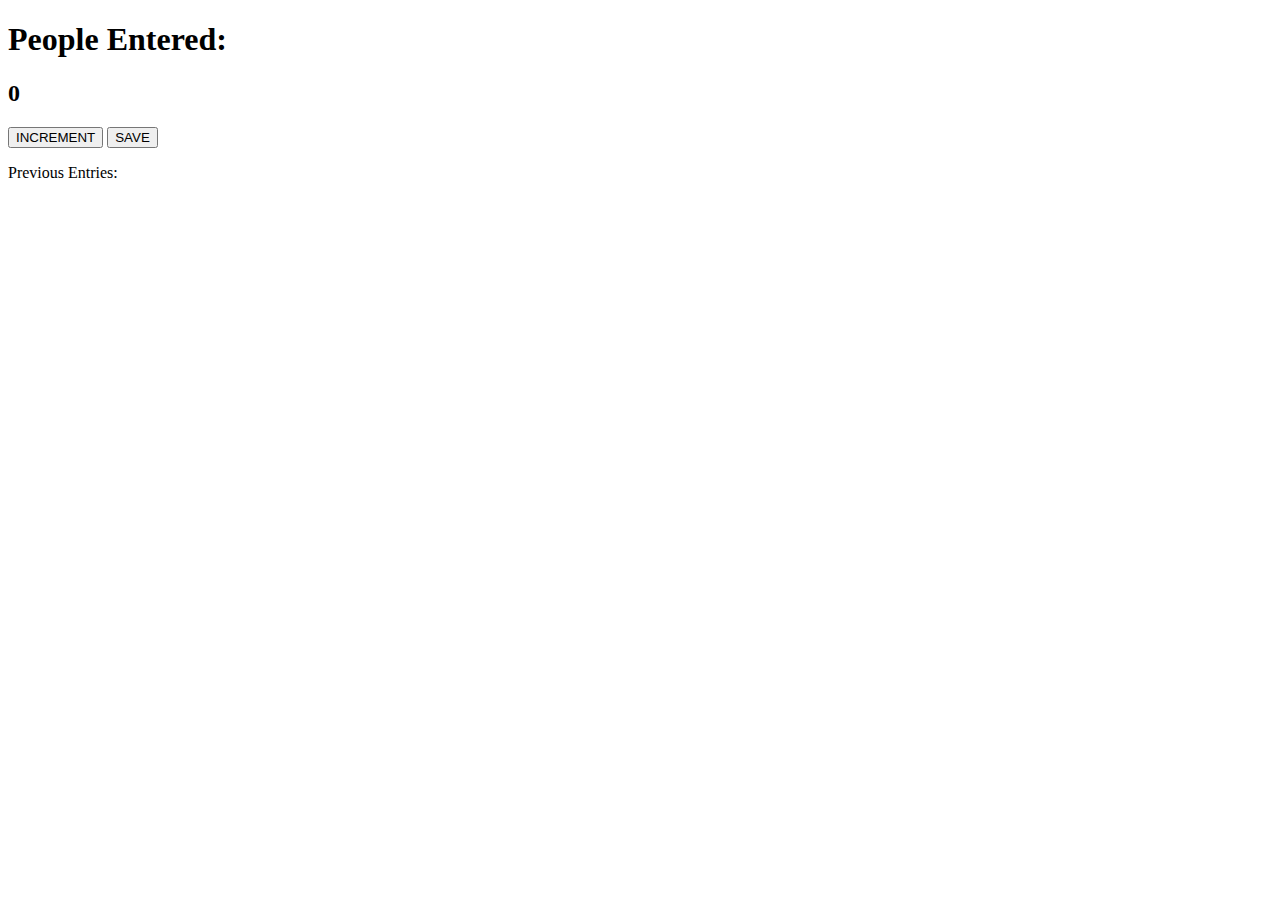
<file: freeCodeCamp/index.html>
<!DOCTYPE html>
<html lang="en">
<head>
    <title>Document</title>
</head>
<body>
    <h1>People Entered:</h1>
    <h2 id="count-el">0</h2>
    <button id="increment-btn" onclick="increment()">INCREMENT</button>
    <button id="save-btn" onclick="save()">SAVE</button>
    <p id="welcome-el"></p>
    <p id="save-el">Previous Entries:</p>

<script src="script.js"></script>
</body>
</html>
</file>
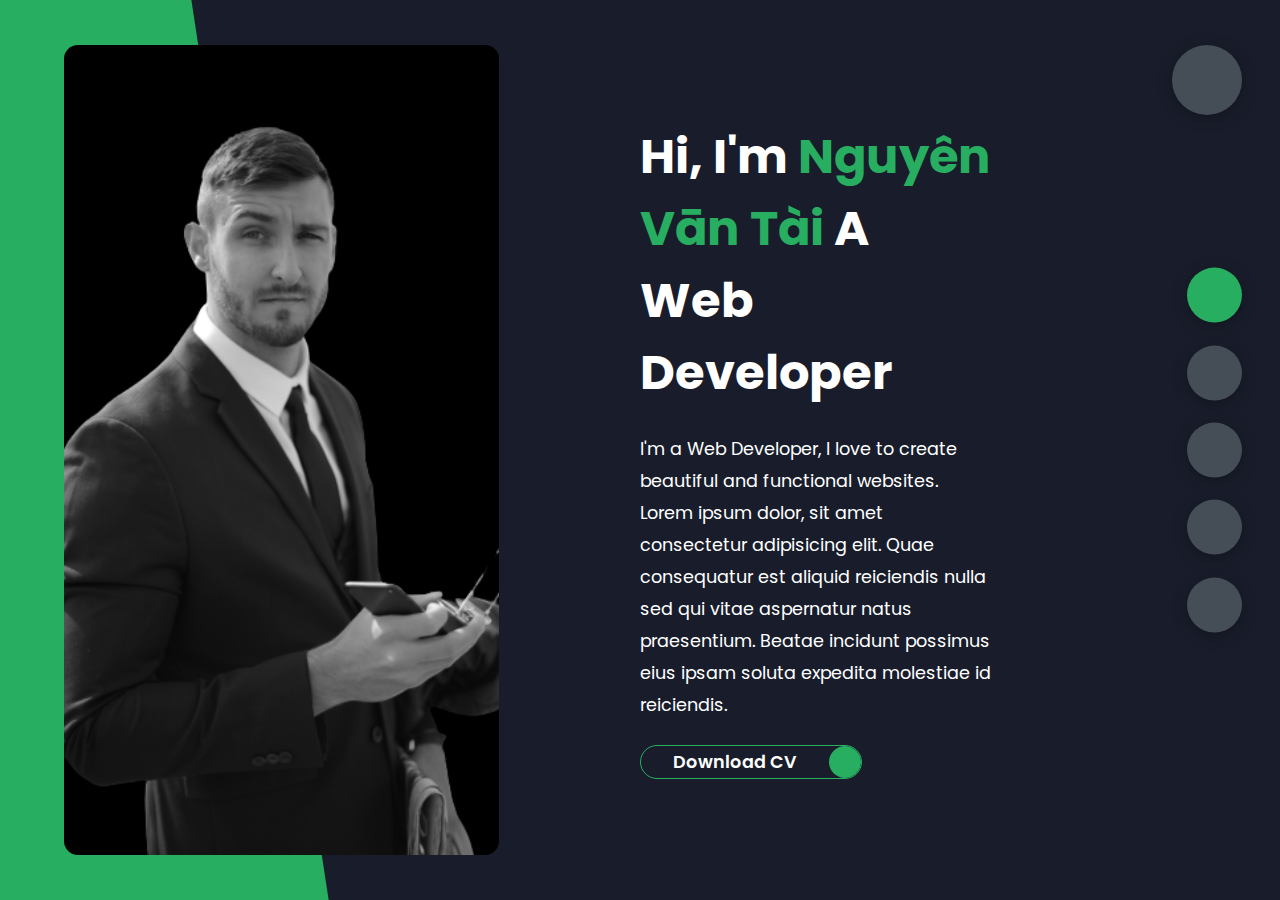
<file: Pratice-Website/index.html>
<!DOCTYPE html>
<html lang="en">

<head>
    <meta charset="UTF-8">
    <meta http-equiv="X-UA-Compatible" content="IE=edge">
    <meta name="viewport" content="width=device-width, initial-scale=1.0">
    <title>Pratice Portfolio</title>
    <link rel="stylesheet" href="styles/style.css">
    <link rel="preconnect" href="https://fonts.googleapis.com">
    <link rel="preconnect" href="https://fonts.gstatic.com" crossorigin>
    <link rel="stylesheet" href="https://cdnjs.cloudflare.com/ajax/libs/font-awesome/6.2.1/css/all.min.css"
        integrity="sha512-MV7K8+y+gLIBoVD59lQIYicR65iaqukzvf/nwasF0nqhPay5w/9lJmVM2hMDcnK1OnMGCdVK+iQrJ7lzPJQd1w=="
        crossorigin="anonymous" referrerpolicy="no-referrer" />
    <link href="https://fonts.googleapis.com/css2?family=Poppins:wght@500;600;700;900&display=swap" rel="stylesheet">
</head>

<body class="main-content">
    <header class="section sec1 header active" id="home">
        <div class="header-content">
            <div class="left-header">
                <div class="h-shape"></div>
                <div class="image">
                    <img src="imagez/hero.png" alt="">
                </div>
            </div>
            <div class="right-header">
                <h1 class="name">
                    Hi, I'm <span>Nguyên Vān Tài</span> A Web Developer
                </h1>
                <p>
                    I'm a Web Developer, I love to create beautiful and functional websites.
                    Lorem ipsum dolor, sit amet consectetur adipisicing elit. Quae consequatur est aliquid reiciendis
                    nulla sed qui vitae aspernatur natus praesentium.
                    Beatae incidunt possimus eius ipsam soluta expedita molestiae id reiciendis.
                </p>
                <div class="btn-con">
                    <a href="" class="main-btn">
                        <span class="btn-text">Download CV</span>
                        <span class="btn-icon"><i class="fa-sharp fa-solid fa-download"></i></span>
                    </a>
                </div>
            </div>
        </div>
    </header>
    <main>
        <section class="section sec2 about" id="about">
            <div class="main-title">
                <h2>About <span>me</span><span class="bg-text">my stats</span></h2>
            </div>
            <div class="about-container">
                <div class="left-about">
                    <h4>Information About me</h4>
                    <p>
                        Lorem ipsum dolor sit amet consectetur adipisicing elit. Temporibus nemo consectetur nam vel
                        labore debitis commodi saepe tempore voluptatem quisquam dolore fugit facilis dicta nostrum,
                        ducimus fuga quidem deleniti quas.
                        <br>
                    <p>Lorem ipsum dolor sit amet consectetur adipisicing elit.
                        Laudantium consectetur quasi fuga quidem ea nisi, dicta veniam facere minima possimus vitae,
                        voluptate quod, laboriosam dolore magni! Quaerat saepe a placeat.</p>
                    </p>
                    <div class="btn-con">
                        <a href="" class="main-btn">
                            <span class="btn-text">Download CV</span>
                            <span class="btn-icon"><i class="fa-sharp fa-solid fa-download"></i></span>
                        </a>
                    </div>
                </div>
                <div class="right-about">
                    <div class="about-item">
                        <div class="abt-text">
                            <p class="large-text">650+</p>
                            <p class="small-text">Projects <br /> Completed</p>
                        </div>
                    </div>
                    <div class="about-item">
                        <div class="abt-text">
                            <p class="large-text">10+</p>
                            <p class="small-text">Years of <br /> Experience</p>
                        </div>
                    </div>
                    <div class="about-item">
                        <div class="abt-text">
                            <p class="large-text">300+</p>
                            <p class="small-text">Happy <br /> Clients</p>
                        </div>
                    </div>
                    <div class="about-item">
                        <div class="abt-text">
                            <p class="large-text">400+</p>
                            <p class="small-text">Customer <br /> Reviews</p>
                        </div>
                    </div>
                </div>
            </div>
            <div class="about-stats">
                <h4 class="stat-title">My Skills</h4>
                <div class="progress-bars">
                    <div class="progress-bar">
                        <p class="prog-title">html5</p>
                        <div class="progress-con">
                            <p class="prog-text">90%</p>
                            <div class="progress">
                                <span class="html"></span>
                            </div>
                        </div>
                    </div>
                    <div class="progress-bar">
                        <p class="prog-title">css3</p>
                        <div class="progress-con">
                            <p class="prog-text">80%</p>
                            <div class="progress">
                                <span class="css"></span>
                            </div>
                        </div>
                    </div>
                    <div class="progress-bar">
                        <p class="prog-title">JavaScript Es6</p>
                        <div class="progress-con">
                            <p class="prog-text">75%</p>
                            <div class="progress">
                                <span class="javascript"></span>
                            </div>
                        </div>
                    </div>
                    <div class="progress-bar">
                        <p class="prog-title">Python</p>
                        <div class="progress-con">
                            <p class="prog-text">30%</p>
                            <div class="progress">
                                <span class="python"></span>
                            </div>
                        </div>
                    </div>
                    <div class="progress-bar">
                        <p class="prog-title">C++</p>
                        <div class="progress-con">
                            <p class="prog-text">90%</p>
                            <div class="progress">
                                <span class="C"></span>
                            </div>
                        </div>
                    </div>
                    <div class="progress-bar">
                        <p class="prog-title">Solidity</p>
                        <div class="progress-con">
                            <p class="prog-text">20%</p>
                            <div class="progress">
                                <span class="Solidity"></span>
                            </div>
                        </div>
                    </div>
                    <div class="progress-bar">
                        <p class="prog-title">React</p>
                        <div class="progress-con">
                            <p class="prog-text">60%</p>
                            <div class="progress">
                                <span class="react"></span>
                            </div>
                        </div>
                    </div>
                </div>
            </div>
            <h4 class="stat-title">My Timeline</h4>
            <div class="timeline">
                <div class="timeline-item">
                    <div class="tl-icon">
                        <i class="fa-sharp fa-solid fa-briefcase"></i>
                    </div>
                    <p class="tl-duration">2023 - present</p>
                    <h5>Web Developer <span> - Vircrosoft</span></h5>
                    <p>
                        Lorem ipsum dolor sit amet consectetur adipisicing elit. Quisquam omnis fugiat eius culpa
                        aliquam natus, vero alias aliquid nemo sapiente fugit veritatis est cupiditate quas? Minima
                        soluta consequatur veniam inventore.
                    </p>
                </div>
                <div class="timeline-item">
                    <div class="tl-icon">
                        <i class="fa-sharp fa-solid fa-briefcase"></i>
                    </div>
                    <p class="tl-duration">2023 - present</p>
                    <h5>Web Developer <span> - Vircrosoft</span></h5>
                    <p>
                        Lorem ipsum dolor sit amet consectetur adipisicing elit. Quisquam omnis fugiat eius culpa
                        aliquam natus, vero alias aliquid nemo sapiente fugit veritatis est cupiditate quas? Minima
                        soluta consequatur veniam inventore.
                    </p>
                </div>
                <div class="timeline-item">
                    <div class="tl-icon">
                        <i class="fa-sharp fa-solid fa-briefcase"></i>
                    </div>
                    <p class="tl-duration">2023 - present</p>
                    <h5>Web Developer <span> - Vircrosoft</span></h5>
                    <p>
                        Lorem ipsum dolor sit amet consectetur adipisicing elit. Quisquam omnis fugiat eius culpa
                        aliquam natus, vero alias aliquid nemo sapiente fugit veritatis est cupiditate quas? Minima
                        soluta consequatur veniam inventore.
                    </p>
                </div>
                <div class="timeline-item">
                    <div class="tl-icon">
                        <i class="fa-sharp fa-solid fa-briefcase"></i>
                    </div>
                    <p class="tl-duration">2023 - present</p>
                    <h5>Web Developer <span> - Vircrosoft</span></h5>
                    <p>
                        Lorem ipsum dolor sit amet consectetur adipisicing elit. Quisquam omnis fugiat eius culpa
                        aliquam natus, vero alias aliquid nemo sapiente fugit veritatis est cupiditate quas? Minima
                        soluta consequatur veniam inventore.
                    </p>
                </div>
                <div class="timeline-item">
                    <div class="tl-icon">
                        <i class="fa-sharp fa-solid fa-briefcase"></i>
                    </div>
                    <p class="tl-duration">2023 - present</p>
                    <h5>Web Developer <span> - Vircrosoft</span></h5>
                    <p>
                        Lorem ipsum dolor sit amet consectetur adipisicing elit. Quisquam omnis fugiat eius culpa
                        aliquam natus, vero alias aliquid nemo sapiente fugit veritatis est cupiditate quas? Minima
                        soluta consequatur veniam inventore.
                    </p>
                </div>
                <div class="timeline-item">
                    <div class="tl-icon">
                        <i class="fa-sharp fa-solid fa-briefcase"></i>
                    </div>
                    <p class="tl-duration">2023 - present</p>
                    <h5>Web Developer <span> - Vircrosoft</span></h5>
                    <p>
                        Lorem ipsum dolor sit amet consectetur adipisicing elit. Quisquam omnis fugiat eius culpa
                        aliquam natus, vero alias aliquid nemo sapiente fugit veritatis est cupiditate quas? Minima
                        soluta consequatur veniam inventore.
                    </p>
                </div>
            </div>
        </section>
        <section class="section sec3 " id="portfolio">
            <div class="main-title">
                <h2>My <span>Portfolio</span><span class="bg-text">my work</span></h2>
            </div>
            <p class="port-text">
                Here is some of my work that I've done in various programming languages.
            </p>
            <div class="portfolios">
                <div class="portfolio-item">
                    <div class="image">
                        <img src="imagez/port1.jpeg" alt="First Portfolio Project">
                    </div>
                    <div class="hover-items">
                        <h3>Project Source</h3>
                        <div class="icons">
                            <div class="icon">
                                <a href="#" target="_blank">
                                    <i class="fa-brands fa-github"></i>
                                </a>
                            </div>
                            <div class="icon">
                                <a href="#" target="_blank">
                                    <i class="fa-brands fa-behance"></i>
                                </a>
                            </div>
                            <div class="icon">
                                <a href="#" target="_blank">
                                    <i class="fa-brands fa-youtube"></i>
                                </a>
                            </div>
                        </div>
                    </div>
                </div>
                <div class="portfolio-item">
                    <div class="image">
                        <img src="imagez/port2.jpeg" alt="Second Portfolio Project">
                    </div>
                    <div class="hover-items">
                        <h3>Project Source</h3>
                        <div class="icons">
                            <div class="icon">
                                <a href="#" target="_blank">
                                    <i class="fa-brands fa-github"></i>
                                </a>
                            </div>
                            <div class="icon">
                                <a href="#" target="_blank">
                                    <i class="fa-brands fa-behance"></i>
                                </a>
                            </div>
                            <div class="icon">
                                <a href="#" target="_blank">
                                    <i class="fa-brands fa-youtube"></i>
                                </a>
                            </div>
                        </div>
                    </div>
                </div>
                <div class="portfolio-item">
                    <div class="image">
                        <img src="imagez/port3.jpeg" alt="Third Portfolio Project">
                    </div>
                    <div class="hover-items">
                        <h3>Project Source</h3>
                        <div class="icons">
                            <div class="icon">
                                <a href="#" target="_blank">
                                    <i class="fa-brands fa-github"></i>
                                </a>
                            </div>
                            <div class="icon">
                                <a href="#" target="_blank">
                                    <i class="fa-brands fa-behance"></i>
                                </a>
                            </div>
                            <div class="icon">
                                <a href="#" target="_blank">
                                    <i class="fa-brands fa-youtube"></i>
                                </a>
                            </div>
                        </div>
                    </div>
                </div>
                <div class="portfolio-item">
                    <div class="image">
                        <img src="imagez/port4.jpeg" alt="Fourth Portfolio Project">
                    </div>
                    <div class="hover-items">
                        <h3>Project Source</h3>
                        <div class="icons">
                            <div class="icon">
                                <a href="#" target="_blank">
                                    <i class="fa-brands fa-github"></i>
                                </a>
                            </div>
                            <div class="icon">
                                <a href="#" target="_blank">
                                    <i class="fa-brands fa-behance"></i>
                                </a>
                            </div>
                            <div class="icon">
                                <a href="#" target="_blank">
                                    <i class="fa-brands fa-youtube"></i>
                                </a>
                            </div>
                        </div>
                    </div>
                </div>
                <div class="portfolio-item">
                    <div class="image">
                        <img src="imagez/port5.jpeg" alt="Fifth Portfolio Project">
                    </div>
                    <div class="hover-items">
                        <h3>Project Source</h3>
                        <div class="icons">
                            <div class="icon">
                                <a href="#" target="_blank">
                                    <i class="fa-brands fa-github"></i>
                                </a>
                            </div>
                            <div class="icon">
                                <a href="#" target="_blank">
                                    <i class="fa-brands fa-behance"></i>
                                </a>
                            </div>
                            <div class="icon">
                                <a href="#" target="_blank">
                                    <i class="fa-brands fa-youtube"></i>
                                </a>
                            </div>
                        </div>
                    </div>
                </div>
                <div class="portfolio-item">
                    <div class="image">
                        <img src="imagez/port6.jpeg" alt="Sixth Portfolio Project">
                    </div>
                    <div class="hover-items">
                        <h3>Project Source</h3>
                        <div class="icons">
                            <div class="icon">
                                <a href="#" target="_blank">
                                    <i class="fa-brands fa-github"></i>
                                </a>
                            </div>
                            <div class="icon">
                                <a href="#" target="_blank">
                                    <i class="fa-brands fa-behance"></i>
                                </a>
                            </div>
                            <div class="icon">
                                <a href="#" target="_blank">
                                    <i class="fa-brands fa-youtube"></i>
                                </a>
                            </div>
                        </div>
                    </div>
                </div>
                <div class="portfolio-item">
                    <div class="image">
                        <img src="imagez/port7.jpeg" alt="Seventh Portfolio Project">
                    </div>
                    <div class="hover-items">
                        <h3>Project Source</h3>
                        <div class="icons">
                            <div class="icon">
                                <a href="#" target="_blank">
                                    <i class="fa-brands fa-github"></i>
                                </a>
                            </div>
                            <div class="icon">
                                <a href="#" target="_blank">
                                    <i class="fa-brands fa-behance"></i>
                                </a>
                            </div>
                            <div class="icon">
                                <a href="#" target="_blank">
                                    <i class="fa-brands fa-youtube"></i>
                                </a>
                            </div>
                        </div>
                    </div>
                </div>
            </div>
        </section>
        <section class="section sec4" id="blogs">
            <div class="blogs-content">
                <div class="main-title">
                    <h2>My <span>Blogs</span><span class="bg-text">my blogs</span></h2>
                </div>
                <div class="blogs">
                    <div class="blog">
                        <img src="imagez/blog1.jpeg" alt="">
                        <div class="blog-text">
                            <h4>How to Create Your Own Website</h4>
                            <p>Lorem ipsum dolor sit amet, consectetur adipisicing elit. Ea repellat rerum, explicabo
                                necessitatibus natus facilis quibusdam, dolorum fugit, excepturi iusto aspernatur?
                            </p>
                        </div>
                    </div>
                    <div class="blog">
                        <img src="imagez/blog2.jpeg" alt="">
                        <div class="blog-text">
                            <h4>Debugging made easy with Web Inspector</h4>
                            <p>Lorem ipsum dolor sit amet, consectetur adipisicing elit. Ea repellat rerum, explicabo
                                necessitatibus natus facilis quibusdam, dolorum fugit, excepturi iusto aspernatur?
                            </p>
                        </div>
                    </div>
                    <div class="blog">
                        <img src="imagez/blog3.jpeg" alt="">
                        <div class="blog-text">
                            <h4>How to Become an Expert in Web Design</h4>
                            <p>Lorem ipsum dolor sit amet, consectetur adipisicing elit. Ea repellat rerum, explicabo
                                necessitatibus natus facilis quibusdam, dolorum fugit, excepturi iusto aspernatur?
                            </p>
                        </div>
                    </div>
                </div>
            </div>
        </section>
        <section class="section sec5 contact" id="contact">
            <div class="contact-container">
                <div class="main-title">
                    <h2>Contact <span>Me</span><span class="bg-text">My Blogs</span></h2>
                </div>
                <div class="contact-content-con">
                    <div class="left-contact">
                        <h4>Contact Me</h4>
                        <p>Lorem ipsum dolor sit amet, consectetur adipisicing elit. Esse laborum natus fuga, aliquid
                            nisi harum maxime.
                        </p>
                        <div class="contact-info">
                            <div class="contact-item">
                                <div class="icon">
                                    <i class="fa-sharp fa-solid fa-location-dot"></i>
                                    Location
                                </div>
                                <p>
                                    : London, united Kingdom
                                </p>
                            </div>
                            <div class="contact-item">
                                <div class="icon">
                                    <i class="fa-sharp fa-solid fa-envelope"></i>
                                    Email
                                </div>
                                <p>
                                    : migueltommy03@gmail.com
                                </p>
                            </div>
                            <div class="contact-item">
                                <div class="icon">
                                    <i class="fa-sharp fa-solid fa-graduation-cap"></i>
                                    Education
                                </div>
                                <p>
                                    : Palomar Community College
                                </p>
                            </div>
                            <div class="contact-item">
                                <div class="icon">
                                    <i class="fa-sharp fa-solid fa-location-dot"></i>
                                    Mobile Number
                                </div>
                                <p>
                                    : 760-760-7600
                                </p>
                            </div>
                            <div class="contact-item">
                                <div class="icon">
                                    <i class="fa-sharp fa-solid fa-map"></i>
                                    Languages
                                </div>
                                <p>
                                    : English, Spanish
                                </p>
                            </div>
                        </div>
                        <div class="contact-icons">
                            <div class="contact-icon">
                                <a href="www.facebook.com" target="_blank">
                                    <i class="fa-brands fa-facebook"></i>
                                </a>
                                <a href="www.twitter.com" target="_blank">
                                    <i class="fa-brands fa-twitter"></i>
                                </a>
                                <a href="www.github.com" target="_blank">
                                    <i class="fa-brands fa-github"></i>
                                </a>
                                <a href="www.youtube.com" target="_blank">
                                    <i class="fa-brands fa-youtube"></i>
                                </a>
                            </div>
                        </div>
                    </div>
                    <div class="right-contact">
                        <form action="" class="contact-form">
                            <div class="input-control i-c-2">
                                <input type="text" required placeholder="YOUR NAME">
                                <input type="email" required placeholder="YOUR EMAIL">
                            </div>
                            <div class="input-control">
                                <input type="text" required placeholder="ENTER SUBJECT">
                            </div>
                            <div class="input-control">
                                <textarea name="" id="" cols="15" rows="8" placeholder="Message Here.."></textarea>
                            </div>
                            <div class="submit-btn">
                                <a href="#" class="main-btn">
                                    <span class="btn-text">Download CV</span>
                                    <span class="btn-icon"><i class="fa-sharp fa-solid fa-download"></i></span>
                                </a>
                            </div>
                        </form>
                    </div>
                </div>
            </div>
        </section>
    </main>
    <div class="controlls">
        <div class="control control-1 active-btn" data-id="home">
            <i class="fa-sharp fa-solid fa-house-chimney"></i>
        </div>
        <div class="control control-2" data-id="about">
            <i class="fa-solid fa-user"></i>
        </div>
        <div class="control control-3" data-id="portfolio">
            <i class="fa-solid fa-briefcase"></i>
        </div>
        <div class="control control-4" data-id="blogs">
            <i class="fa-solid fa-newspaper"></i>
        </div>
        <div class="control control-5" data-id="contact">
            <i class="fa-sharp fa-solid fa-envelope-open-text"></i>
        </div>
    </div>

    <div class="theme-btn">
        <i class="fa-solid fa-circle-half-stroke"></i>
    </div>


    <script src="script.js"></script>
</body>

</html>
</file>
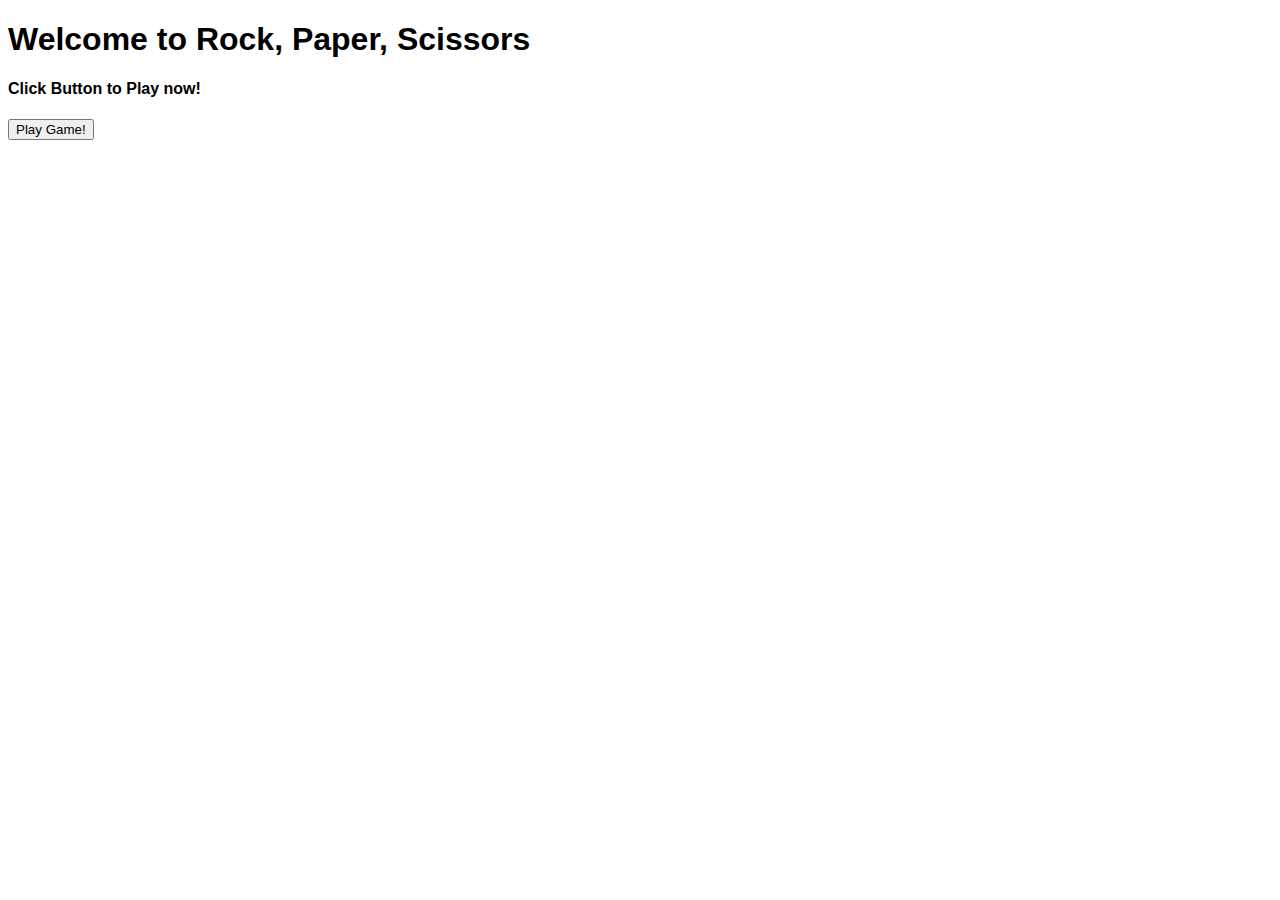
<file: RPS Game/index.html>
<!DOCTYPE html>
<html lang="en">

<head>
    <meta charset="UTF-8">
    <meta http-equiv="X-UA-Compatible" content="IE=edge">
    <meta name="viewport" content="width=device-width, initial-scale=1.0">
    <link rel="stylesheet" href="index.css">
    <title>RPS Game</title>
</head>

<body>
    <div class="container">
        <h1>Welcome to Rock, Paper, Scissors</h1>
        <h4>Click Button to Play now!</h4>
        <button id="start-btn">Play Game!</button>
    </div>
    <div id="score-keeper"></div>
    <div id="player"></div>
    <div id="computer"></div>
    <script src="index.js"></script>
</body>

</html>
</file>
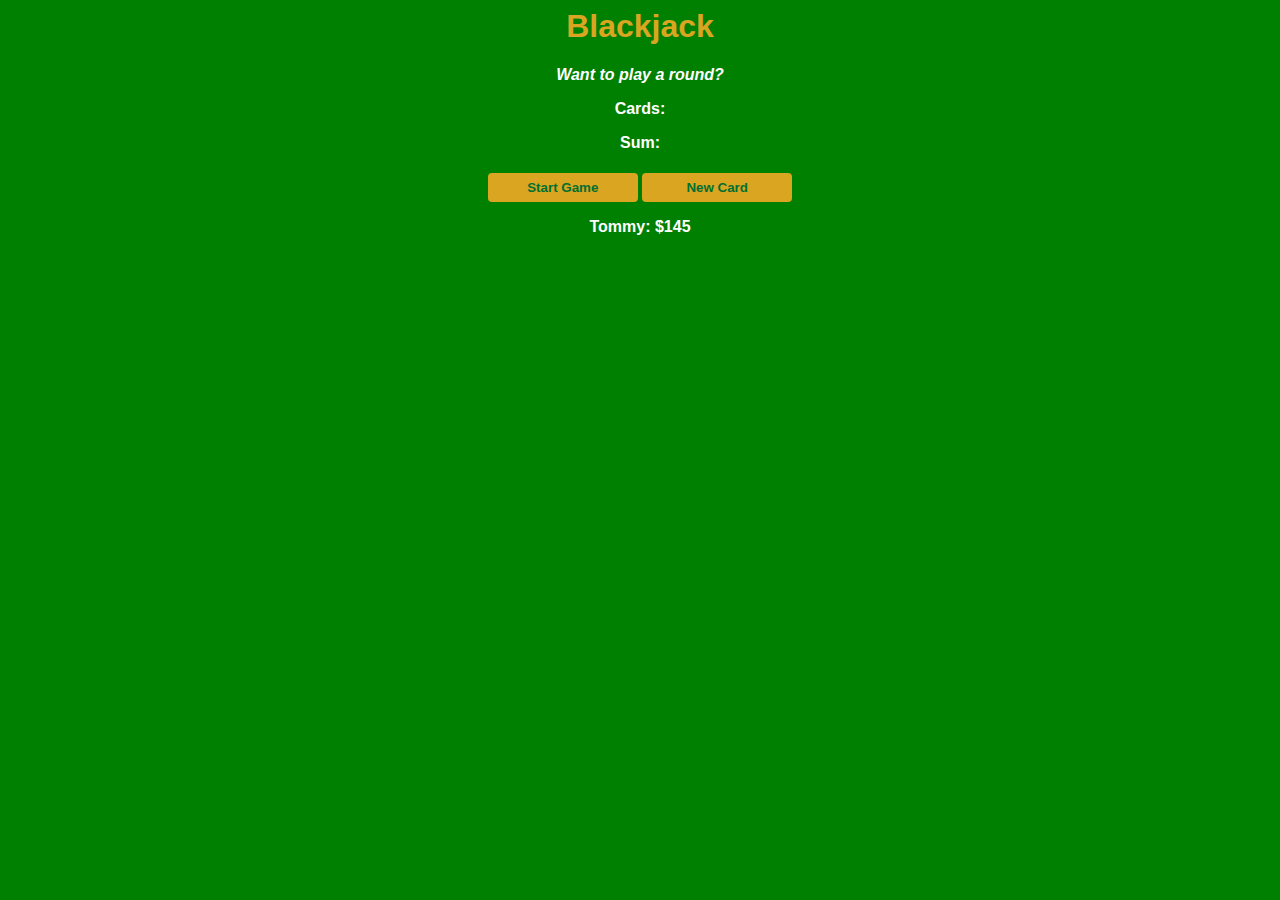
<file: freeCodeCamp/BlackJack/index.html>
<html>
    <head>
        <title>
            Black Jack Game
        </title>
        <link rel="stylesheet" href="style.css">
    </head>
    <body>
        <h1>Blackjack</h1>
        <p id="message-el">Want to play a round?</p>
        <p id="cards-el">Cards:</p>
        <p id="sum-el">Sum:</p>
        <button onclick="startGame()">Start Game</button>
        <button onclick="newCard()">New Card</button>
        <p id="player-el"></p>

        <script src="script.js"></script>
    </body>
</html>
</file>
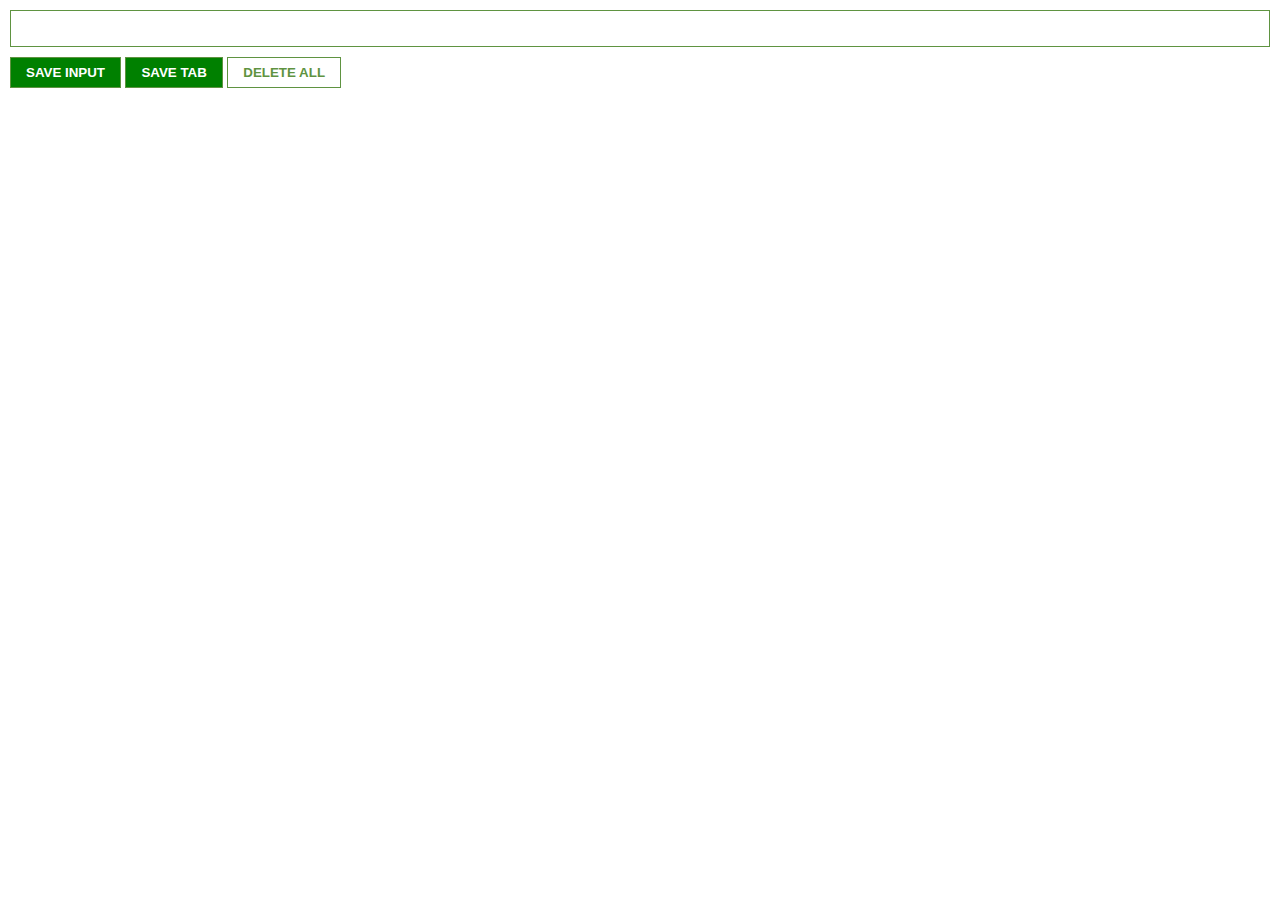
<file: freeCodeCamp/Chrome Leads Extension/index.html>
<html>
    <head>
        <title>In Process....</title>
        <link rel="stylesheet" href="style.css">
    </head>
    <body>
        <input type="text" id="input-el">
        <button id="input-btn">SAVE INPUT</button>
        <button id="save-tab">SAVE TAB</button>
        <button id="delete-btn">DELETE ALL</button>
        <ul id="ul-el">
           
        </ul>

        <script src="script.js"></script>
    </body>
</html>
</file>
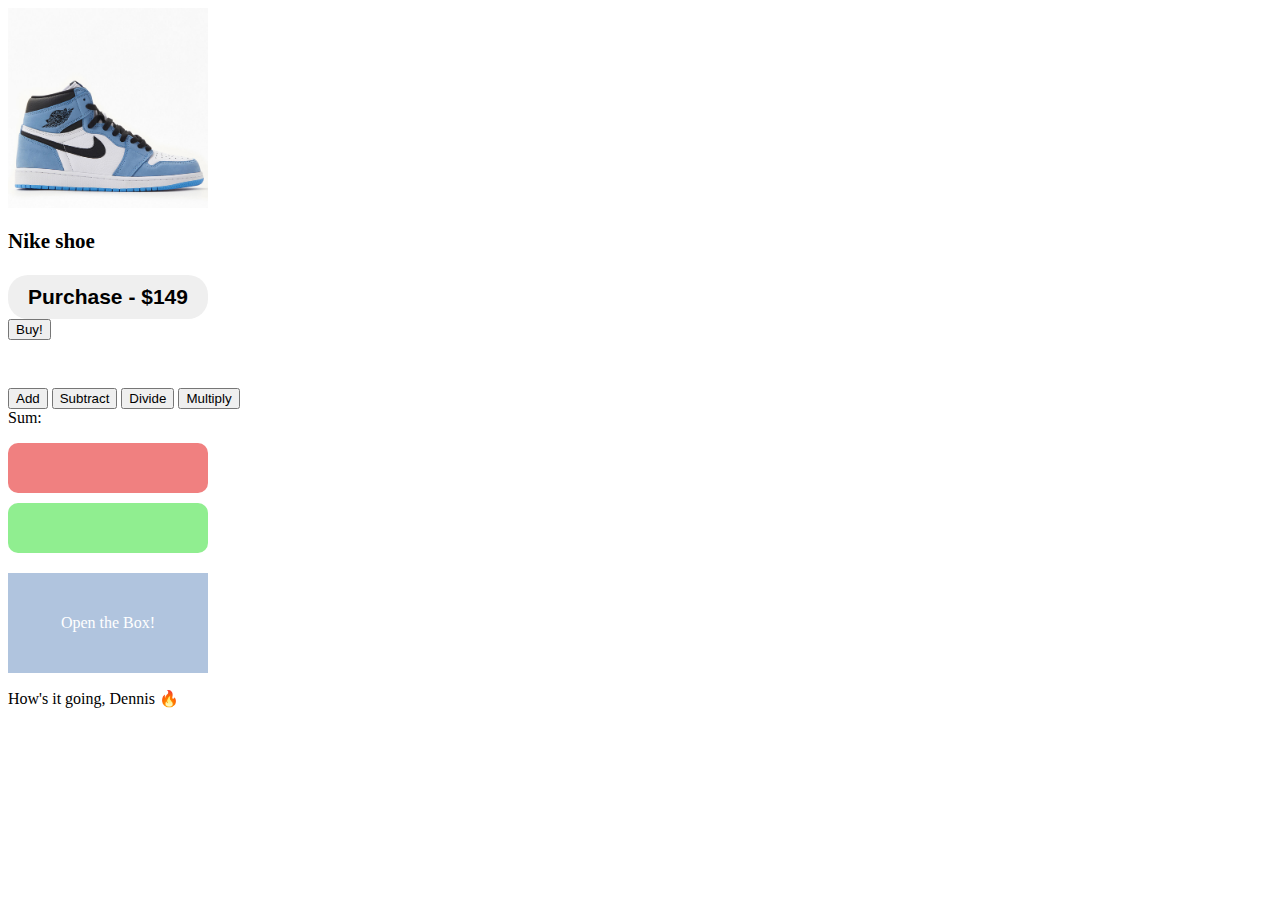
<file: freeCodeCamp/Exercises.html>
<html>
    <head>
        <title>Pratice</title>
        <link rel="stylesheet" href="exercsie.css">
    </head>
    <body>
        
        <img src="Nike Air jordan for html.jpeg" alt="">
        <p class="sub-text">Nike shoe</p>
        <button class="purchase" onclick='message()'>Purchase - $149</button>
        <div id="container">
        </div>
        <p id="error"></p>


        <span id="num1-el"></span>
        <span id="num2-el"></span>
        <br>
        <button onclick="add()">Add</button>
        <button onclick="subtract()">Subtract</button>
        <button onclick="divide()">Divide</button>
        <button onclick="multiply()">Multiply</button>
        <br>
        <span id="sum-el">Sum: </span>

        <p id="greeting-el"></p>


        <div id="apple-shelf"></div>
        <div id="orange-shelf"></div>


        <div id="box">Open the Box!</div>

        <p id="welcome-el"></p>


        <script src="Exercises.js"></script>
    </body>
</html>
</file>
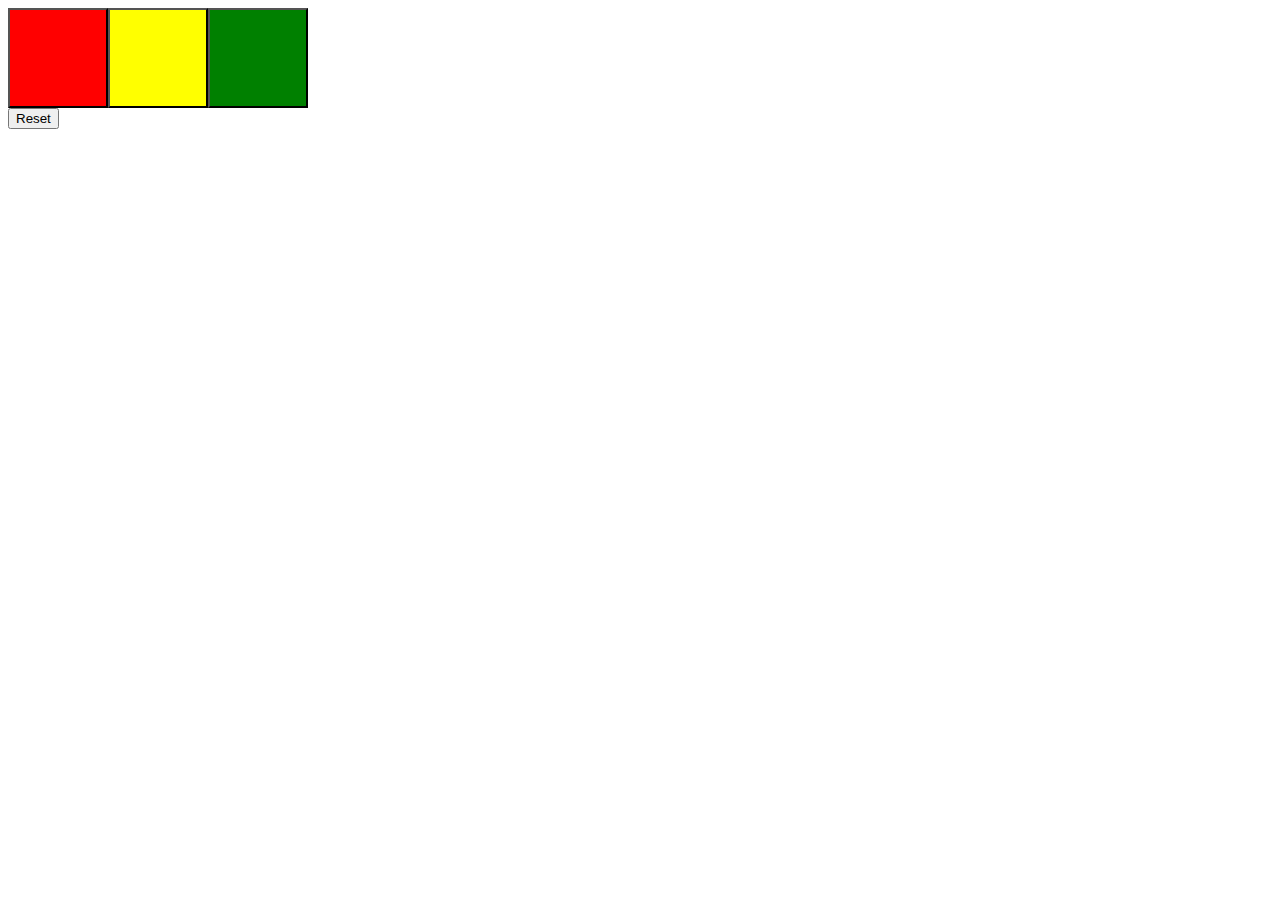
<file: Red-Yellow-Green/red.html>
<!DOCTYPE html>
<html lang="en">

<head>
    <meta charset="UTF-8">
    <meta http-equiv="X-UA-Compatible" content="IE=edge">
    <meta name="viewport" content="width=device-width, initial-scale=1.0">
    <link rel="stylesheet" href="yellow.css">
    <title>Red Yellow Green</title>
</head>

<body>
    <div class="container">
        <button id="square" class="red"></button>
        <button id="square" class="yellow"></button>
        <button id="square" class="green"></button>
    </div>
    <button id="reset-btn">Reset</button>


    <script src="green.js"></script>
</body>

</html>
</file>
<file: Pratice-Website/styles/style.css>
* {
  margin: 0;
  padding: 0;
  box-sizing: border-box;
  list-style: none;
}

:root {
  --color-primary: #191d2b;
  --color-secondary: #27ae60;
  --color-white: #FFFFFF;
  --color-black: #000;
  --color-grey0: #f8f8f8;
  --color-grey-1: #dbe1e8;
  --color-grey-2: #b2becd;
  --color-grey-3: #6c7983;
  --color-grey-4: #454e56;
  --color-grey-5: #2a2e35;
  --color-grey-6: #12181b;
  --br-sm-2: 14px;
  --box-shadow-1: 0 3px 15px rgba(0,0,0,.3);
}

.light-mode {
  --color-primary: #FFFFFF;
  --color-secondary: #F56692;
  --color-white: #454e56;
  --color-black: #000;
  --color-grey0: #f8f8f8;
  --color-grey-1: #6c7983;
  --color-grey-2: #6c7983;
  --color-grey-3: #6c7983;
  --color-grey-4: #454e56;
  --color-grey-5: #f8f8f8;
  --color-grey-6: #12181b;
}

body {
  background-color: var(--color-primary);
  font-family: "Poppins", sans-serif;
  font-size: 1.1rem;
  color: var(--color-white);
  transition: all 0.4s ease-in-out;
}

a {
  display: inline-block;
  text-decoration: none;
  color: inherit;
  font-family: inherit;
}

header {
  min-height: 100vh;
  color: var(--color-white);
  overflow: hidden;
}

section {
  min-height: 100vh;
  width: 100%;
  position: absolute;
  left: 0;
  top: 0;
  padding: 3rem 18rem;
}

.section {
  transform: translateY(-100%);
  transition: all 0.4s ease-in-out;
  background-color: var(--color-primary);
}

.sec1 {
  display: none;
  transform: translateY(0);
  scale: 1;
}

.sec2 {
  display: none;
  transform: translateY(0);
  scale: 1;
}

.sec3 {
  display: none;
  transform: translateY(0);
  scale: 1;
}

.sec4 {
  display: none;
  transform: translateY(0);
  scale: 1;
}

.sec5 {
  display: none;
  transform: translateY(0);
  scale: 1;
}

.active {
  display: block;
  -webkit-animation: scaleAnim 1s ease-in-out;
          animation: scaleAnim 1s ease-in-out;
}
@-webkit-keyframes scaleAnim {
  0% {
    transform: translateY(-100%) scaleY(0);
  }
  100% {
    transform: translateY(0) scaleY(1);
  }
}
@keyframes scaleAnim {
  0% {
    transform: translateY(-100%) scaleY(0);
  }
  100% {
    transform: translateY(0) scaleY(1);
  }
}

.controlls {
  position: fixed;
  z-index: 10;
  top: 50%;
  right: 3%;
  display: flex;
  flex-direction: column;
  align-items: center;
  justify-content: center;
  transform: translateY(-50%);
}
.controlls .active-btn {
  background-color: var(--color-secondary) !important;
  transition: all 0.4s ease-in-out;
}
.controlls .active-btn i {
  color: var(--color-white) !important;
}
.controlls .control {
  padding: 1rem;
  cursor: pointer;
  background-color: var(--color-grey-4);
  width: 55px;
  height: 55px;
  border-radius: 50%;
  display: flex;
  justify-content: center;
  align-items: center;
  margin: 0.7rem 0;
  box-shadow: var(--box-shadow-1);
}
.controlls .control i {
  font-size: 1.2rem;
  color: var(--color-grey-2);
  pointer-events: none;
}

.theme-btn {
  top: 5%;
  right: 3%;
  width: 70px;
  height: 70px;
  border-radius: 50%;
  background-color: var(--color-grey-4);
  cursor: pointer;
  position: fixed;
  display: flex;
  justify-content: center;
  align-items: center;
  box-shadow: 0 3px 15px rgba(0, 0, 0, 0.3);
  transition: all 0.1s ease-in-out;
}
.theme-btn:active {
  transform: translateY(-3px);
}
.theme-btn i {
  font-size: 1.4rem;
  color: var(--color-grey-2);
  pointer-events: none;
}

.header-content {
  display: grid;
  grid-template-columns: repeat(2, 1fr);
  min-height: 100vh;
}
.header-content .left-header {
  display: flex;
  align-items: center;
  position: relative;
}
.header-content .left-header .h-shape {
  transition: all 0.4s ease-in-out;
  width: 65%;
  height: 100%;
  background-color: var(--color-secondary);
  position: absolute;
  left: 0;
  top: 0;
  z-index: -1;
  -webkit-clip-path: polygon(0 0, 46% 0, 79% 100%, 0% 100%);
          clip-path: polygon(0 0, 46% 0, 79% 100%, 0% 100%);
}
.header-content .left-header .image {
  border-radius: var(--br-sm-2);
  height: 90%;
  width: 68%;
  margin-left: 4rem;
  background-color: var(--color-black);
  transition: all 0.4s ease-in-out;
}
.header-content .left-header .image img {
  width: 100%;
  height: 100%;
  -o-object-fit: cover;
     object-fit: cover;
  transition: all 0.4s ease-in-out;
  filter: grayscale(100%);
}
.header-content .left-header .image img:hover {
  filter: grayscale(0);
}
.header-content .right-header {
  display: flex;
  flex-direction: column;
  justify-content: center;
  padding-right: 18rem;
}
.header-content .right-header .name {
  font-size: 3rem;
}
.header-content .right-header .name span {
  color: var(--color-secondary);
}
.header-content .right-header p {
  margin: 1.5rem 0;
  line-height: 2rem;
}

.about-container {
  display: grid;
  grid-template-columns: repeat(2, 1fr);
  padding-top: 3.5rem;
  padding-bottom: 5rem;
}
.about-container .right-about {
  display: grid;
  grid-template-columns: repeat(2, 1fr);
  grid-gap: 2rem;
}
.about-container .right-about .about-item {
  border: 1px solid var(--color-grey-5);
  border-radius: 5px;
  transition: all 0.4s ease-in-out;
  box-shadow: 1px 2px 15px rgba(0, 0, 0, 0.1);
}
.about-container .right-about .about-item:hover {
  cursor: default;
  transform: translate(-5px);
  border: 1px solid var(--color-secondary);
  box-shadow: 1px 2px 15px rgba(0, 0, 0, 0.32);
}
.about-container .right-about .about-item .abt-text {
  padding: 1.5rem;
  display: flex;
  flex-direction: column;
}
.about-container .right-about .about-item .abt-text .large-text {
  font-size: 3rem;
  font-weight: 700;
  color: var(--color-secondary);
}
.about-container .right-about .about-item .abt-text .small-text {
  padding-left: 3rem;
  position: relative;
  text-transform: uppercase;
  font-size: 1.2rem;
  color: var(--color-grey-1);
  letter-spacing: 2px;
}
.about-container .right-about .about-item .abt-text .small-text::before {
  content: "";
  position: absolute;
  left: 0;
  top: 15px;
  width: 2rem;
  height: 2px;
  background-color: var(--color-grey-5);
}
.about-container .left-about {
  padding-right: 5rem;
}
.about-container .left-about p {
  line-height: 2rem;
  padding: 1rem;
  color: var(--color-grey-1);
}
.about-container .left-about h4 {
  font-size: 2rem;
  text-transform: uppercase;
}

.about-stats {
  padding-bottom: 4rem;
}
.about-stats .progress-bars {
  display: grid;
  grid-template-columns: repeat(2, 1fr);
  grid-gap: 2rem;
}
.about-stats .progress-bars .progress-bar {
  display: flex;
  flex-direction: column;
}
.about-stats .progress-bars .progress-bar .prog-title {
  text-transform: uppercase;
  font-weight: 500;
}
.about-stats .progress-bars .progress-bar .progress-con {
  display: flex;
  align-items: center;
}
.about-stats .progress-bars .progress-bar .progress-con .prog-text {
  color: var(--color-grey-2);
}
.about-stats .progress-bars .progress-bar .progress-con .progress {
  width: 100%;
  height: 0.45rem;
  background-color: var(--color-grey-4);
  margin-left: 1rem;
  position: relative;
}
.about-stats .progress-bars .progress-bar .progress-con .progress span {
  position: absolute;
  top: 0;
  left: 0;
  height: 100%;
  background-color: var(--color-secondary);
  transition: all 0.4s ease-in-out;
  width: 60%;
}
.about-stats .progress-bars .progress-bar .progress-con .progress .html {
  width: 90%;
}
.about-stats .progress-bars .progress-bar .progress-con .progress .css {
  width: 80%;
}
.about-stats .progress-bars .progress-bar .progress-con .progress .javascript {
  width: 75%;
}
.about-stats .progress-bars .progress-bar .progress-con .progress .python {
  width: 30%;
}
.about-stats .progress-bars .progress-bar .progress-con .progress .C {
  width: 90%;
}
.about-stats .progress-bars .progress-bar .progress-con .progress .Solidity {
  width: 20%;
}
.about-stats .progress-bars .progress-bar .progress-con .progress .react {
  width: 60%;
}

.stat-title {
  text-transform: uppercase;
  font-size: 1.4rem;
  text-align: center;
  padding: 3.5rem 0;
  position: relative;
}
.stat-title::before {
  content: "";
  position: absolute;
  left: 50%;
  top: 0;
  width: 40%;
  height: 1px;
  background-color: var(--color-grey-5);
  transform: translateX(-50%);
}

.timeline {
  display: grid;
  grid-template-columns: repeat(2, 1fr);
  grid-gap: 2rem;
  padding-bottom: 3rem;
}
.timeline .timeline-item {
  position: relative;
  padding-left: 3rem;
  border-left: 1px solid var(--color-grey-5);
}
.timeline .timeline-item .tl-icon {
  position: absolute;
  left: -27px;
  top: 0;
  background-color: var(--color-secondary);
  width: 50px;
  height: 50px;
  border-radius: 50%;
  display: flex;
  align-items: center;
  justify-content: center;
}
.timeline .timeline-item .tl-icon i {
  font-size: 1.3rem;
}
.timeline .timeline-item .tl-duration {
  padding: 0.2rem 0.6rem;
  background-color: var(--color-grey-5);
  border-radius: 15px;
  display: inline-block;
  font-size: 0.8rem;
  text-transform: uppercase;
  font-weight: 500;
}
.timeline .timeline-item h5 {
  padding: 1rem 0;
  text-transform: uppercase;
  font-size: 1.3rem;
  font-weight: 600;
}
.timeline .timeline-item h5 span {
  color: var(--color-grey-2);
  font-weight: 500;
  font-size: 1.2rem;
}
.timeline .timeline-item p {
  color: var(--color-grey-2);
}

.port-text {
  padding: 2rem 0;
  text-align: center;
}

.portfolios {
  display: grid;
  grid-template-columns: repeat(3, 1fr);
  grid-gap: 2rem;
  margin-top: 3rem;
}
.portfolios .portfolio-item {
  position: relative;
  border-radius: 15px;
}
.portfolios .portfolio-item img {
  width: 100%;
  height: 300px;
  -o-object-fit: cover;
     object-fit: cover;
  border-radius: 15px;
}
.portfolios .portfolio-item .hover-items {
  width: 100%;
  height: 100%;
  background-color: var(--color-secondary);
  position: absolute;
  left: 0;
  top: 0;
  border-radius: 15px;
  display: flex;
  flex-direction: column;
  align-items: center;
  justify-content: center;
  opacity: 0;
  transform: scale(0);
  transition: all 0.4s ease-in-out;
}
.portfolios .portfolio-item .hover-items h3 {
  font-size: 1.5rem;
  color: var(--color-white);
  margin-bottom: 1.5rem;
}
.portfolios .portfolio-item .hover-items .icons {
  display: flex;
  justify-content: center;
  align-items: center;
}
.portfolios .portfolio-item .hover-items .icons .icon {
  background-color: var(--color-primary);
  border-radius: 50%;
  width: 50px;
  height: 50px;
  display: flex;
  flex-direction: column;
  align-items: center;
  justify-content: center;
  margin: 0 1rem;
  cursor: pointer;
  transition: all 0.4s ease-in-out;
}
.portfolios .portfolio-item .hover-items .icons .icon i {
  font-size: 1.5rem;
  color: var(--color-white);
  margin: 0.1rem;
}
.portfolios .portfolio-item .hover-items .icons .icon:hover {
  background-color: var(--color-white);
}
.portfolios .portfolio-item .hover-items .icons .icon:hover i {
  color: var(--color-primary);
}

.portfolio-item:hover .hover-items {
  opacity: 1;
  transform: scale(1);
}

.blogs {
  display: grid;
  grid-template-columns: repeat(3, 1fr);
  grid-gap: 2rem;
  margin-top: 3rem;
}
.blogs .blog {
  position: relative;
  background-color: var(--color-grey-5);
  border-radius: 5px;
  box-shadow: 1px 1px 20px rgba(0, 0, 0, 0.1);
  transition: all 0.4s ease-in-out;
}
.blogs .blog:hover {
  box-shadow: 1px 1px 20px rgba(0, 0, 0, 0.3);
  transform: translateY(-5px);
  transition: all 0.4s ease-in-out;
}
.blogs .blog:hover img {
  filter: grayscale(0);
  transform: scale(1.1);
  box-shadow: 0px 4px 15px rgba(0, 0, 0, 0.8);
}
.blogs .blog img {
  width: 100%;
  height: 300px;
  -o-object-fit: cover;
     object-fit: cover;
  border-top-left-radius: 5px;
  border-top-right-radius: 5px;
  filter: grayscale(100%);
  transition: all 0.4s ease-in-out;
}
.blogs .blog .blog-text {
  margin-top: -7px;
  padding: 1.1rem;
  border-top: 8px solid var(--color-secondary);
}
.blogs .blog .blog-text h4 {
  font-size: 1.5rem;
  margin-bottom: 0.7rem;
  transition: all 0.4s ease-in-out;
  cursor: pointer;
}
.blogs .blog .blog-text h4:hover {
  color: var(--color-secondary);
}
.blogs .blog .blog-text p {
  color: var(--color-grey-2);
  line-height: 2rem;
  padding-bottom: 1rem;
}

.contact-content-con {
  display: flex;
  padding-top: 3.5rem;
}
.contact-content-con .left-contact {
  flex: 2;
}
.contact-content-con .left-contact h4 {
  margin-top: 1rem;
  font-size: 2rem;
  text-transform: uppercase;
}
.contact-content-con .left-contact p {
  margin: 1rem 0;
  line-height: 2rem;
}
.contact-content-con .left-contact .contact-info .contact-item {
  display: flex;
  align-items: center;
  justify-content: space-between;
}
.contact-content-con .left-contact .contact-info .contact-item p {
  margin: 0.3rem 0 !important;
  padding: 0 !important;
}
.contact-content-con .left-contact .contact-info .contact-item .icon {
  display: grid;
  grid-template-columns: 40px 1fr;
}
.contact-content-con .left-contact .contact-info .contact-item .icon i {
  display: flex;
  align-items: center;
  font-size: 1.3rem;
}
.contact-content-con .contact-icon {
  display: flex;
  margin-top: 2rem;
}
.contact-content-con .contact-icon a {
  display: flex;
  align-items: center;
  color: var(--color-white);
  background-color: var(--color-grey-5);
  cursor: pointer;
  justify-content: center;
  width: 50px;
  height: 50px;
  border-radius: 50%;
  margin: 0 0.4rem;
  transition: all 0.4s ease-in-out;
}
.contact-content-con .contact-icon a:hover {
  background-color: var(--color-secondary);
}
.contact-content-con .contact-icon a:hover i {
  color: var(--color-primary);
}
.contact-content-con .contact-icon a i {
  display: flex;
  align-items: center;
  justify-content: center;
  font-size: 1.3rem;
}
.contact-content-con .right-contact {
  flex: 3;
  margin-left: 3rem;
}
.contact-content-con .right-contact .input-control {
  margin: 1.5rem 0;
}
.contact-content-con .right-contact .input-control input, .contact-content-con .right-contact .input-control textarea {
  border-radius: 30px;
  font-weight: inherit;
  font-size: inherit;
  font-family: inherit;
  padding: 0.8rem 1.1rem;
  outline: none;
  border: none;
  background-color: var(--color-grey-5);
  width: 100%;
  color: var(--color-white);
  resize: none;
}
.contact-content-con .right-contact .i-c-2 {
  display: flex;
}
.contact-content-con .right-contact .i-c-2 :last-child {
  margin-left: 1.5rem;
}
.contact-content-con .right-contact .submit-btn {
  display: flex;
  justify-content: flex-start;
}

.btn-con {
  display: flex;
  align-self: flex-start;
}

.main-btn {
  border-radius: 30px;
  color: inherit;
  font-weight: 600;
  position: relative;
  border: 1px solid var(--color-secondary);
  display: flex;
  align-self: flex-start;
  display: flex;
  align-items: center;
  overflow: hidden;
}
.main-btn .btn-text {
  padding: 0 2rem;
}
.main-btn .btn-icon {
  background-color: var(--color-secondary);
  display: flex;
  align-items: center;
  justify-content: center;
  border-radius: 50%;
  padding: 1rem;
}
.main-btn::before {
  content: "";
  position: absolute;
  top: 0;
  right: 0;
  transform: translateX(100%);
  transition: all 0.4s ease-in-out;
  z-index: -1;
}
.main-btn:hover {
  transition: all 0.4s ease-in-out;
}
.main-btn:hover::before {
  width: 100%;
  height: 100%;
  background-color: var(--color-secondary);
  transform: translateX(0%);
}

.main-title {
  text-align: center;
}
.main-title h2 {
  position: relative;
  text-transform: uppercase;
  font-size: 4rem;
  font-weight: 700;
}
.main-title h2 span {
  color: var(--color-secondary);
}
.main-title h2 .bg-text {
  position: absolute;
  top: 50%;
  left: 50%;
  color: var(--color-grey-5);
  transition: all 0.4s ease-in-out;
  z-index: -1;
  transform: translate(-50%, -50%);
  font-weight: 800;
  font-size: 6.3rem;
}

@media screen and (max-width: 600px) {
  .about-container {
    grid-template-columns: 1fr;
  }
  .about-container .right-about {
    grid-template-columns: 1fr;
    padding-top: 2.5rem;
  }
  .about-container .left-about {
    padding-right: 0;
  }
  .about-container .left-about p {
    padding-left: 0;
  }
  .timeline {
    grid-template-columns: 1fr;
    padding-bottom: 6rem;
  }
  .portfolios {
    grid-template-columns: 1fr;
    padding-bottom: 6rem;
  }
  .blogs {
    grid-template-columns: 1fr;
    padding-bottom: 6rem;
  }
  .contact-content-con {
    flex-direction: column;
  }
  .contact-content-con .right-contact {
    margin-left: 0;
    margin-top: 2.5rem;
  }
  .contact-content-con .right-contact .i-c-2 {
    flex-direction: column;
  }
  .contact-content-con .right-contact .i-c-2 :last-child {
    margin-left: 0px;
    margin-top: 1.5rem;
  }
  .section {
    padding: 2rem 2.5rem !important;
  }
  .main-title h2 {
    font-size: 2rem;
  }
  .main-title h2 span {
    font-size: 2.5rem;
  }
  .main-title h2 .bg-text {
    font-size: 3rem;
  }
}
@media screen and (max-width: 1432px) {
  header {
    padding: 0 !important;
  }
  .section {
    padding: 7rem 11rem;
  }
  .contact-content-con {
    flex-direction: column;
  }
  .contact-content-con .right-contact {
    margin-left: 0;
    margin-top: 2.5rem;
  }
  .contact-content-con .right-contact .i-c-2 {
    flex-direction: column;
  }
  .contact-content-con .right-contact .i-c-2 :last-child {
    margin-left: 0px;
    margin-top: 1.5rem;
  }
}
@media screen and (max-width: 1070px) {
  .about-container {
    grid-template-columns: 1fr;
  }
  .about-container .right-about {
    padding-top: 2.5rem;
  }
  .portfolios {
    grid-template-columns: 1fr 1fr;
  }
  .blogs {
    grid-template-columns: 1fr 1fr;
  }
  .main-title h2 {
    font-size: 4rem;
  }
  .main-title h2 span {
    font-size: 4rem;
  }
  .main-title h2 .bg-text {
    font-size: 4.5rem;
  }
}
@media screen and (max-width: 970px) {
  .section {
    padding: 7rem 6rem;
  }
  header {
    padding: 0;
  }
  header .right-header {
    padding: 0 !important;
  }
  .theme-btn {
    width: 50px;
    height: 50px;
  }
  .header-content {
    grid-template-columns: 1fr;
    padding-bottom: 6rem;
  }
  .left-header .h-shape {
    display: none;
  }
  .right-header {
    grid-row: 1;
    width: 90%;
    margin: 0 auto;
  }
  .right-header .name {
    font-size: 2.5rem !important;
  }
  .header-content .left-header .image {
    margin: 0 auto;
    width: 90%;
  }
  .controlls {
    top: auto;
    bottom: 0;
    flex-direction: row;
    justify-content: center;
    left: 50%;
    transform: translateX(-50%);
    width: 100%;
    background-color: var(--color-grey-5);
  }
  .controlls .control {
    margin: 0.6rem 1rem !important;
  }
}
@media screen and (max-width: 700px) {
  .section {
    padding: 7rem 3rem;
  }
  .about-stats .progress-bars {
    grid-template-columns: 1fr;
  }
  .main-title h2 {
    font-size: 3rem;
  }
  .main-title h2 span {
    font-size: 3rem;
  }
  .main-title h2 .bg-text {
    font-size: 4rem;
  }
}/*# sourceMappingURL=style.css.map */
</file>
<file: RPS Game/index.css>
body{
    font-family: Arial, Helvetica, sans-serif;
}
</file>
<file: freeCodeCamp/BlackJack/style.css>
body{
    font-family: 'Trebuchet MS', 'Lucida Sans Unicode', 'Lucida Grande', 'Lucida Sans', Arial, sans-serif;
    background-color: green;
    color: white;
    text-align: center;
    font-weight: 700;
}
h1{
    color: goldenrod;
}
#message-el{
    font-style: italic;
}
button{
    color: #016f32;
    width: 150px;
    background: goldenrod;
    border: none;
    font-weight: 700;
    padding: 7px 0 7px;
    border-radius: 4px;
    margin-top: 5px;
}
</file>
<file: freeCodeCamp/Chrome Leads Extension/style.css>
body{
    margin: 0;
    padding: 10px;
    font-family: Arial, Helvetica, sans-serif;
    min-width: 400px;
}

input{
    outline: none;
    outline-color: green;
    width: 100%;
    padding: 10px 10px 10px;
    border: 1px solid #5f9341;  
}
button{
    padding: 7px 15px 7px;
    color: white;
    background-color: green;
    border: 1px solid #5f9341;
    margin-top: 10px;
    font-weight: 700;
}
li a{
    color: #5f9341;
}
li{
    margin-top: 5px;
}
ul{ 
    margin-top: 20px;
    list-style: none;
    padding-left: 0%;
}

#delete-btn{
    background-color: white;
    color: #5f9341;
}
</file>
<file: freeCodeCamp/exercsie.css>
img{
    width: 200px;
    height: 200px;
    object-fit: cover;
}


.purchase{
    font-weight: 700;
    font-size: 21px;
    border-radius: 20px;
    border: none;
    padding: 10px 20px 10px;
}

.sub-text{
    font-size: 21px;
    font-weight: 700;
}

#error{
    color: red;
    font-weight: 700;
    font-size: 30px;
}

#apple-shelf{
    width: 200px;
    height: 50px;
    border-radius: 10px;
    background-color: lightcoral;
}
#orange-shelf{
    width: 200px;
    height: 50px;
    border-radius: 10px;
    background-color: lightgreen;
    margin-top: 10px;
}
#box{
    width: 200px;
    height: 100px;
    color: white;
    background-color: lightsteelblue;
    display: flex;
    justify-content: center;
    align-items: center;
    margin-top: 20px;
}
</file>
<file: Red-Yellow-Green/yellow.css>
.container{
    display: flex;
    flex-direction: row;
}
.red { 
    background-color: red;
    height: 100px;
    width: 100px;
}
.yellow { 
    background-color: yellow;
    height: 100px;
    width: 100px;
}
.green { 
    background-color: green;
    height: 100px;
    width: 100px;
}
#square{
    cursor: pointer;
}
img{
    width: 200px;
   margin-top: 30px;
}
</file>
